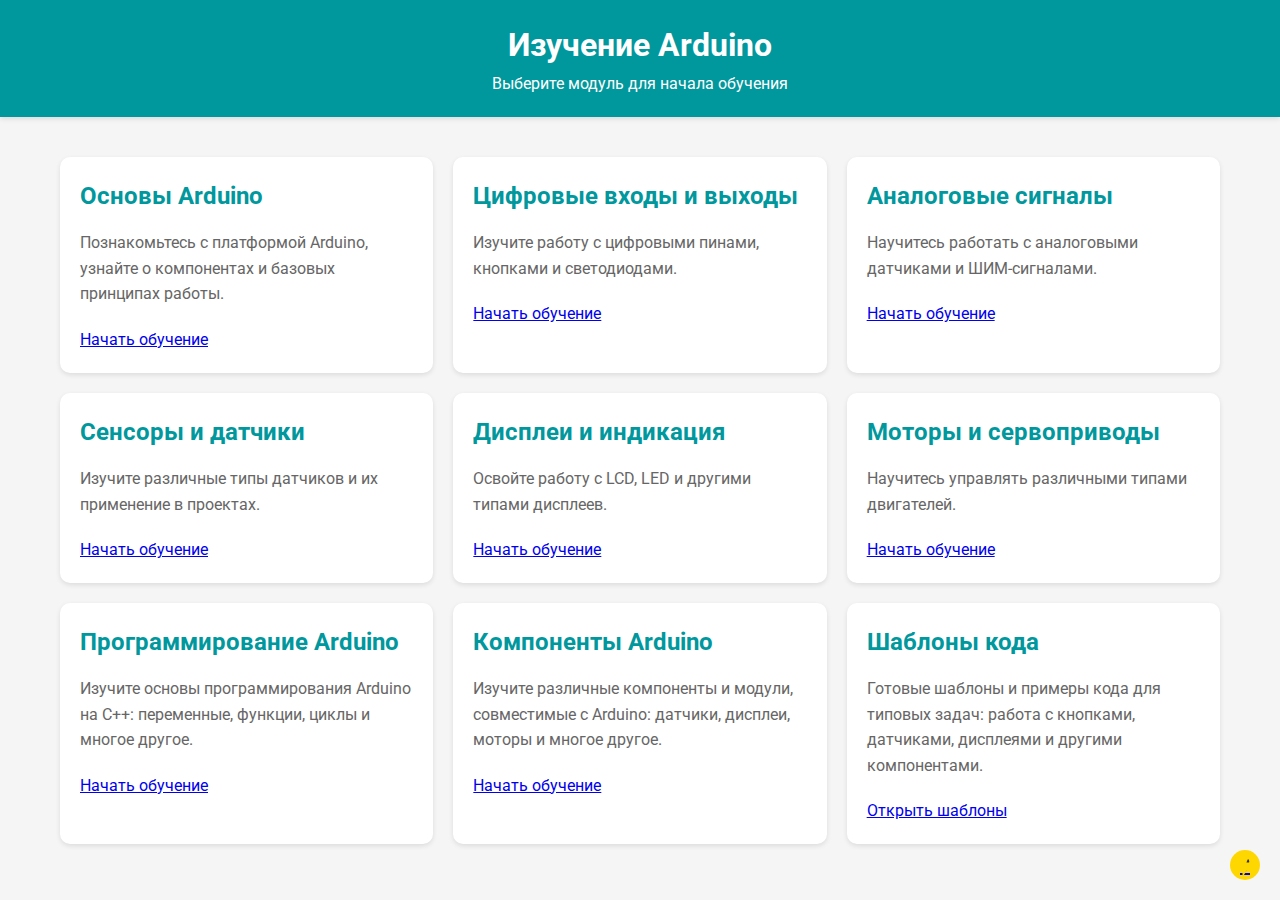
<file: index.html>
<!DOCTYPE html>
<html lang="ru">
<head>
    <meta charset="UTF-8">
    <meta name="viewport" content="width=device-width, initial-scale=1.0">
    <title>Arduino обучение</title>
    <link href="https://fonts.googleapis.com/css2?family=Roboto:wght@400;500;700&display=swap" rel="stylesheet">
    <link rel="stylesheet" href="css/style.css">
</head>
<body>
    <header class="header">
        <h1>Изучение Arduino</h1>
        <p>Выберите модуль для начала обучения</p>
    </header>

    <div class="modules-container">
        <div class="module-card">
            <h2>Основы Arduino</h2>
            <p>Познакомьтесь с платформой Arduino, узнайте о компонентах и базовых принципах работы.</p>
            <a href="modules/basics.html">Начать обучение</a>
        </div>

        <div class="module-card">
            <h2>Цифровые входы и выходы</h2>
            <p>Изучите работу с цифровыми пинами, кнопками и светодиодами.</p>
            <a href="modules/digital-io.html">Начать обучение</a>
        </div>

        <div class="module-card">
            <h2>Аналоговые сигналы</h2>
            <p>Научитесь работать с аналоговыми датчиками и ШИМ-сигналами.</p>
            <a href="modules/analog.html">Начать обучение</a>
        </div>

        <div class="module-card">
            <h2>Сенсоры и датчики</h2>
            <p>Изучите различные типы датчиков и их применение в проектах.</p>
            <a href="modules/sensors.html">Начать обучение</a>
        </div>

        <div class="module-card">
            <h2>Дисплеи и индикация</h2>
            <p>Освойте работу с LCD, LED и другими типами дисплеев.</p>
            <a href="modules/displays.html">Начать обучение</a>
        </div>

        <div class="module-card">
            <h2>Моторы и сервоприводы</h2>
            <p>Научитесь управлять различными типами двигателей.</p>
            <a href="modules/motors.html">Начать обучение</a>
        </div>

        <div class="module-card">
            <h2>Программирование Arduino</h2>
            <p>Изучите основы программирования Arduino на C++: переменные, функции, циклы и многое другое.</p>
            <a href="modules/programming.html">Начать обучение</a>
        </div>

        <div class="module-card">
            <h2>Компоненты Arduino</h2>
            <p>Изучите различные компоненты и модули, совместимые с Arduino: датчики, дисплеи, моторы и многое другое.</p>
            <a href="modules/components.html">Начать обучение</a>
        </div>

        <div class="module-card">
            <h2>Шаблоны кода</h2>
            <p>Готовые шаблоны и примеры кода для типовых задач: работа с кнопками, датчиками, дисплеями и другими компонентами.</p>
            <a href="modules/code-templates.html">Открыть шаблоны</a>
        </div>

        <!--<div class="module-card">
            <h2>Интернет вещей (IoT)</h2>
            <p>Изучите основы подключения Arduino к интернету и работы с IoT-проектами.</p>
            <a href="modules/iot.html">Начать обучение</a>
        </div>-->

        <!--<div class="module-card">
            <h2>Arduino IDE Online</h2>
            <p>Интерактивный редактор кода с визуальной симуляцией схем Arduino.</p>
            <a href="modules/arduino-ide.html">Открыть редактор</a>
        </div>-->
    </div>
    <div class="corner-icons">
        <div class="lightning bounce"></div>
        <a href="https://vk.com/my_wild_cassandra" target="_blank">
            <div class="question-mark bounce">?</div>
        </a>
    </div>
</body>
</html>
</file>
<file: css/style.css>
/* Общие стили */
* {
    margin: 0;
    padding: 0;
    box-sizing: border-box;
}

body {
    font-family: 'Roboto', sans-serif;
    background: #f5f5f5;
    line-height: 1.6;
}

/* Шапка */
.header {
    background: #00979D;
    color: white;
    padding: 20px;
    text-align: center;
    box-shadow: 0 2px 5px rgba(0,0,0,0.1);
}

/* Основной контент */
.content {
    max-width: 800px;
    margin: 40px auto;
    padding: 0 20px;
}

/* Секции */
.section {
    background: white;
    border-radius: 10px;
    padding: 20px;
    margin-bottom: 20px;
    box-shadow: 0 2px 5px rgba(0,0,0,0.1);
}

/* Блоки кода */
.code-block {
    background: #f8f8f8;
    padding: 15px;
    border-radius: 5px;
    margin: 10px 0;
    font-family: monospace;
    overflow-x: auto;
}

/* Тесты */
.test-container {
    background: #f0f0f0;
    padding: 20px;
    border-radius: 10px;
    margin-top: 40px;
}

.question {
    margin-bottom: 20px;
}

.options label {
    display: block;
    margin: 10px 0;
    cursor: pointer;
    padding: 10px;
    background: white;
    border-radius: 5px;
    transition: background 0.3s;
}

.options label:hover {
    background: #e8e8e8;
}

/* Кнопки */
.submit-btn, .home-btn {
    background: #00979D;
    color: white;
    border: none;
    padding: 10px 20px;
    border-radius: 5px;
    cursor: pointer;
    text-decoration: none;
    display: inline-block;
    transition: background 0.3s;
}

.submit-btn:hover, .home-btn:hover {
    background: #007A7C;
}

/* Модули на главной странице */
.modules-container {
    max-width: 1200px;
    margin: 40px auto;
    padding: 0 20px;
    display: grid;
    grid-template-columns: repeat(auto-fit, minmax(300px, 1fr));
    gap: 20px;
}

.module-card {
    background: white;
    border-radius: 10px;
    padding: 20px;
    box-shadow: 0 2px 5px rgba(0,0,0,0.1);
    transition: transform 0.3s ease;
}

.module-card:hover {
    transform: translateY(-5px);
}

.module-card h2 {
    color: #00979D;
    margin-bottom: 15px;
}

.module-card p {
    color: #666;
    margin-bottom: 20px;
}

/* Компоненты */
.component-card {
    border: 1px solid #ddd;
    border-radius: 8px;
    padding: 15px;
    margin: 10px 0;
    background: white;
}

.component-card h3 {
    color: #00979D;
    margin-bottom: 10px;
}

.component-specs {
    background: #f8f8f8;
    padding: 10px;
    border-radius: 5px;
    margin: 10px 0;
}

.tip {
    background: #e8f5e9;
    padding: 10px;
    border-left: 4px solid #4caf50;
    margin: 10px 0;
}

/* Адаптивность */
@media (max-width: 768px) {
    .modules-container {
        grid-template-columns: 1fr;
    }
    
    .content {
        padding: 0 10px;
    }
}

.components-panel {
    display: flex;
    flex-wrap: wrap;
    gap: 10px;
    margin: 10px 0;
    padding: 10px;
    background: #f0f0f0;
    border-radius: 5px;
}

.component-btn {
    flex: 1;
    min-width: 150px;
}

.example-btn {
    background: #4CAF50;
    color: white;
    border: none;
    padding: 5px 10px;
    border-radius: 3px;
    cursor: pointer;
    font-size: 12px;
    margin: 2px;
}

.example-btn:hover {
    background: #45a049;
}

.simulation-view {
    position: relative;
    background: #f8f8f8;
    border: 1px solid #ddd;
    border-radius: 10px;
    overflow: hidden;
}

/* Добавьте этот CSS в ваш файл стилей (css/style.css) */
.lightning {
    position: fixed;
    bottom: 20px;
    right: 20px;
    width: 30px;
    height: 30px;
    background-image: url('data:image/svg+xml;utf8,<svg xmlns="http://www.w3.org/2000/svg" viewBox="0 0 24 24" fill="%23FFD700"><path d="M7 2v11h3v9l7-12h-4l4-8z"/></svg>');
    background-size: contain;
    background-repeat: no-repeat;
    cursor: pointer;
}

.bounce {
    animation: bounce 2s infinite;
}

@keyframes bounce {
    0%, 20%, 50%, 80%, 100% {
        transform: translateY(0);
    }
    40% {
        transform: translateY(-15px);
    }
    60% {
        transform: translateY(-7px);
    }
}

.modules-container a .lightning {
    position: fixed;
    bottom: 20px;
    right: 20px;
    width: 30px;
    height: 30px;
    z-index: 1000;
}

.corner-icons {
    position: fixed;
    bottom: 20px;
    right: 20px;
    display: flex;
    gap: 15px;
    align-items: center;
}

.question-mark {
    width: 30px;
    height: 30px;
    background: #FFD700;
    border-radius: 50%;
    display: flex;
    align-items: center;
    justify-content: center;
    font-weight: bold;
    font-size: 20px;
    color: #333;
    cursor: pointer;
}

.lightning {
    width: 30px;
    height: 30px;
    background-image: url('data:image/svg+xml;utf8,<svg xmlns="http://www.w3.org/2000/svg" viewBox="0 0 24 24" fill="%23FFD700"><path d="M7 2v11h3v9l7-12h-4l4-8z"/></svg>');
    background-size: contain;
    background-repeat: no-repeat;
}

.back-button {
    position: absolute;
    left: 20px;
    top: 20px;
    color: white;
    text-decoration: none;
    font-size: 18px;
}

.back-button:hover {
    text-decoration: underline;
}

.code-templates {
    max-width: 1200px;
    margin: 0 auto;
    padding: 20px;
}

.template-card {
    background: white;
    border-radius: 8px;
    padding: 20px;
    margin-bottom: 20px;
    box-shadow: 0 2px 4px rgba(0,0,0,0.1);
}

.template-card h2 {
    color: #333;
    margin-top: 0;
}

.template-card pre {
    background: #f5f5f5;
    border-radius: 4px;
    padding: 15px;
    overflow-x: auto;
}

.template-card code {
    font-family: 'Consolas', 'Monaco', monospace;
}
</file>
